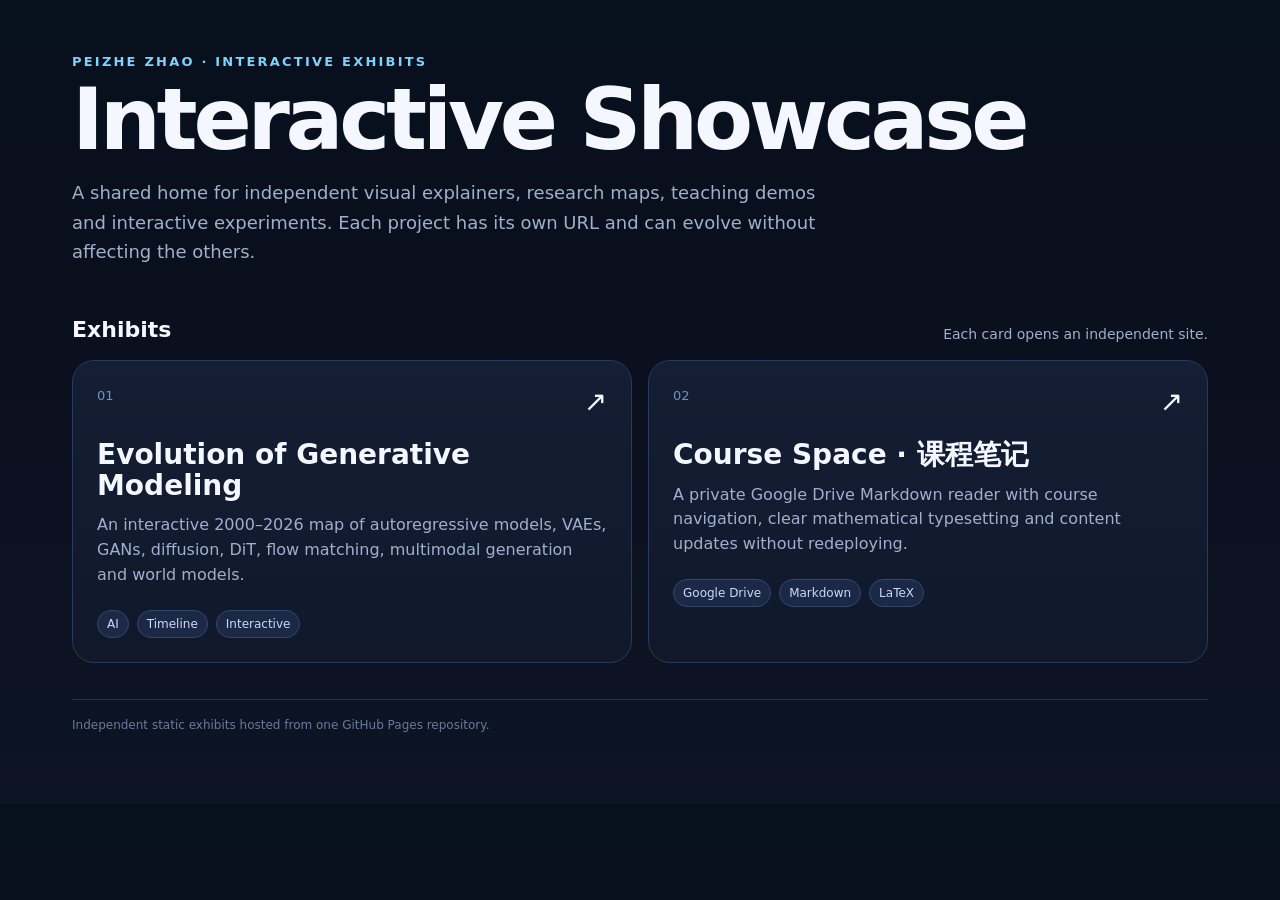
<file: index.html>
<!doctype html>
<html lang="en">
<head>
<meta charset="utf-8">
<meta name="viewport" content="width=device-width, initial-scale=1">
<title>Interactive Showcase</title>
<meta name="description" content="A collection of independent interactive visualizations, explainers, demos and research showcases.">
<style>
:root{--bg:#0a0f1d;--panel:#121a2d;--panel2:#18223a;--text:#f4f7ff;--muted:#9fb0cf;--line:#2a3a60;--accent:#7dd3fc}
*{box-sizing:border-box}body{margin:0;background:linear-gradient(180deg,#07101d,#0a0f1d 30%,#0d1424);color:var(--text);font-family:Inter,ui-sans-serif,system-ui,-apple-system,BlinkMacSystemFont,"Segoe UI",sans-serif}
.shell{max-width:1180px;margin:auto;padding:54px 22px 72px}.eyebrow{font-size:13px;letter-spacing:.17em;text-transform:uppercase;color:var(--accent);font-weight:800}
h1{font-size:clamp(46px,8vw,86px);line-height:.94;letter-spacing:-.05em;margin:10px 0 18px}.lead{max-width:760px;color:var(--muted);font-size:18px;line-height:1.65}
.bar{display:flex;justify-content:space-between;gap:18px;align-items:end;margin:50px 0 18px}.bar h2{margin:0;font-size:22px}.bar p{margin:0;color:var(--muted);font-size:14px}
.grid{display:grid;grid-template-columns:repeat(12,1fr);gap:16px}.card{grid-column:span 6;display:block;text-decoration:none;color:inherit;background:linear-gradient(180deg,#141e34,#10182a);border:1px solid #293a61;border-radius:22px;padding:24px;min-height:240px;transition:.18s transform,.18s border-color}
.card:hover{transform:translateY(-3px);border-color:#4c6b9f}.card .num{color:#7190bd;font-size:13px}.card h3{font-size:28px;line-height:1.1;margin:36px 0 12px}.card p{color:var(--muted);line-height:1.55;margin:0 0 22px}.tags{display:flex;gap:8px;flex-wrap:wrap}.tag{font-size:12px;background:#1b2946;border:1px solid #30476f;border-radius:999px;padding:6px 9px;color:#c9daf8}.arrow{float:right;font-size:28px}
.empty{grid-column:span 6;border:1px dashed #304264;border-radius:22px;padding:24px;color:#7086aa;display:flex;align-items:center;justify-content:center;min-height:240px;text-align:center}
footer{margin-top:36px;color:#667b9d;font-size:12px;border-top:1px solid #22314f;padding-top:18px}
@media(max-width:760px){.card,.empty{grid-column:1/-1}.shell{padding:34px 14px 52px}.bar{align-items:flex-start;flex-direction:column}}
</style>
</head>
<body>
<main class="shell">
<div class="eyebrow">Peizhe Zhao · Interactive Exhibits</div>
<h1>Interactive Showcase</h1>
<p class="lead">A shared home for independent visual explainers, research maps, teaching demos and interactive experiments. Each project has its own URL and can evolve without affecting the others.</p>
<div class="bar"><h2>Exhibits</h2><p>Each card opens an independent site.</p></div>
<section class="grid">
<a class="card" href="./showcases/generative-models-timeline/">
  <span class="num">01</span><span class="arrow">↗</span>
  <h3>Evolution of Generative Modeling</h3>
  <p>An interactive 2000–2026 map of autoregressive models, VAEs, GANs, diffusion, DiT, flow matching, multimodal generation and world models.</p>
  <div class="tags"><span class="tag">AI</span><span class="tag">Timeline</span><span class="tag">Interactive</span></div>
</a>
<a class="card" href="./showcases/course-notes-reader/">
  <span class="num">02</span><span class="arrow">↗</span>
  <h3>Course Space · 课程笔记</h3>
  <p>A private Google Drive Markdown reader with course navigation, clear mathematical typesetting and content updates without redeploying.</p>
  <div class="tags"><span class="tag">Google Drive</span><span class="tag">Markdown</span><span class="tag">LaTeX</span></div>
</a>
</section>
<footer>Independent static exhibits hosted from one GitHub Pages repository.</footer>
</main>
</body>
</html>
</file>
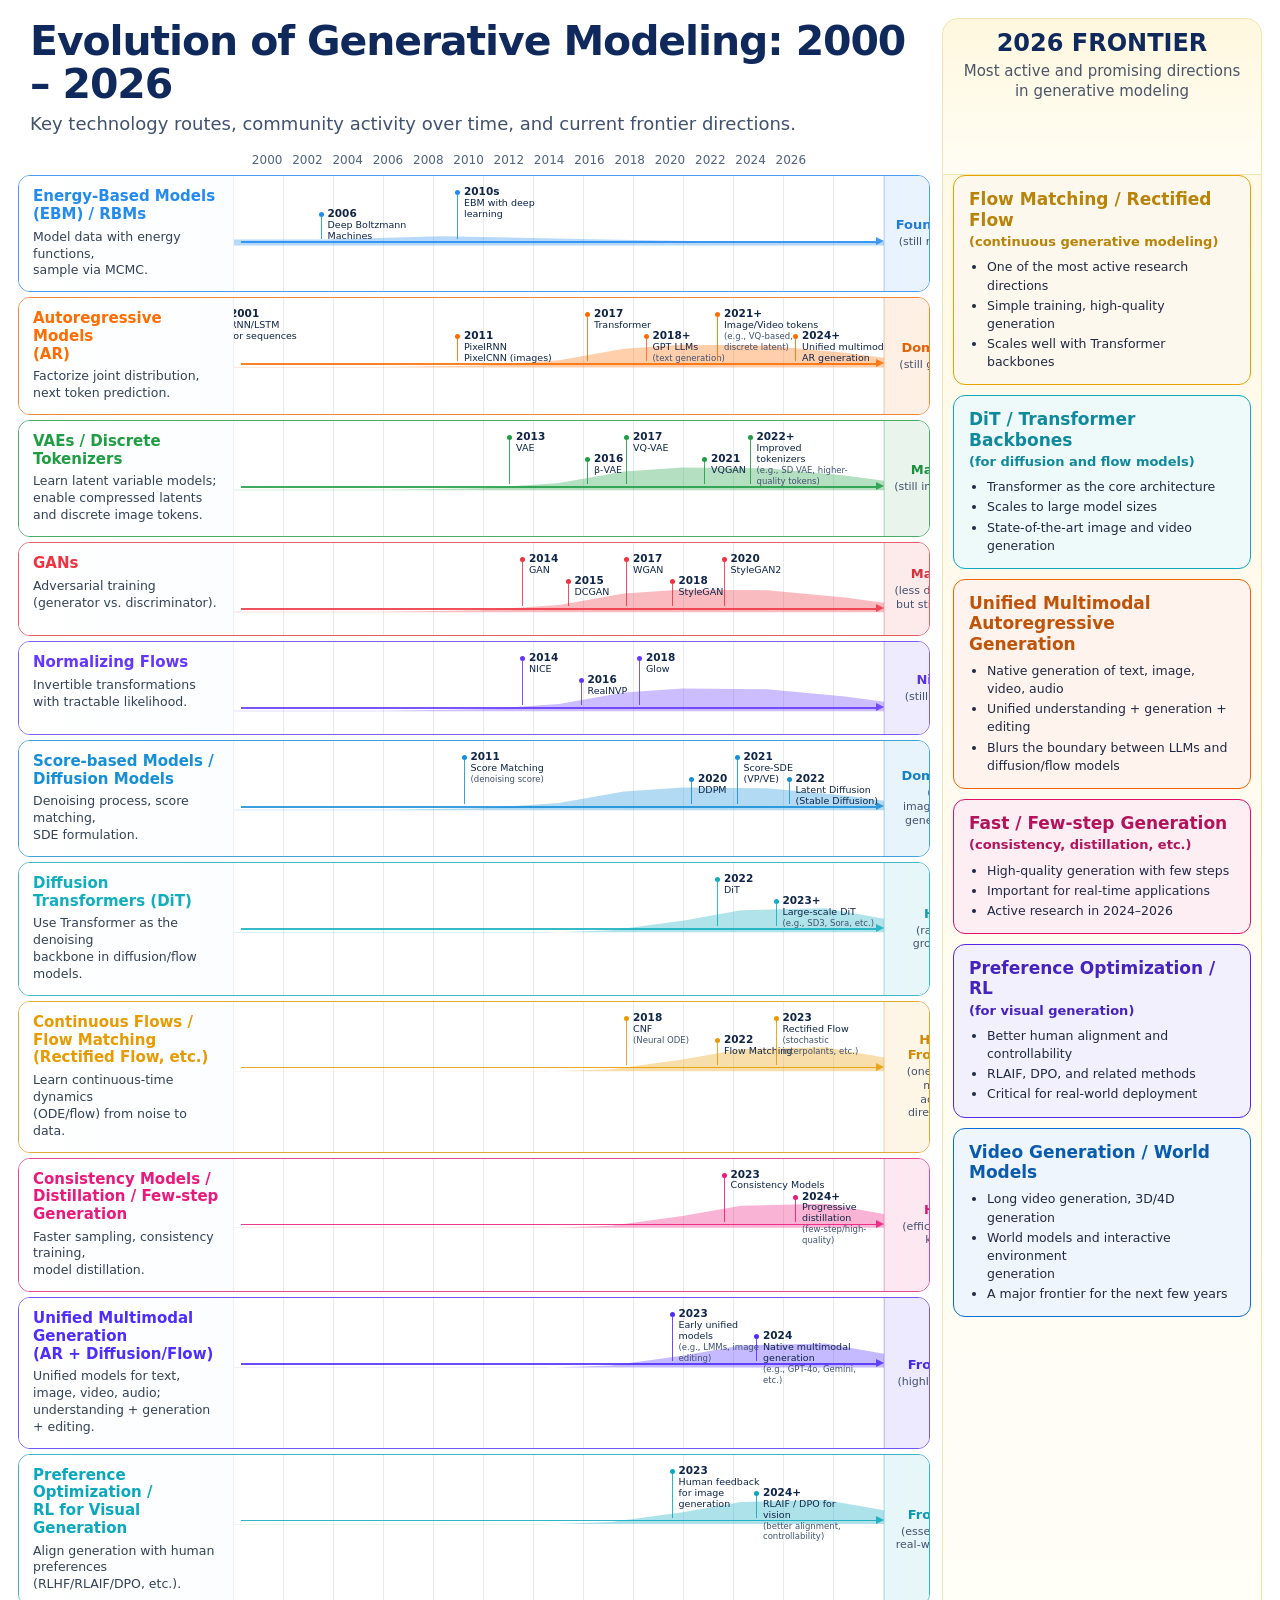
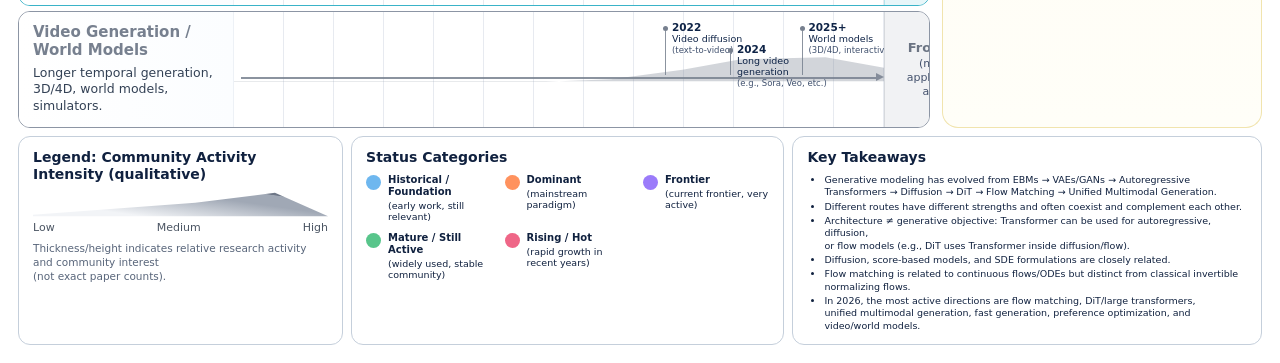
<file: showcases/generative-models-timeline/index.html>
<!doctype html>
<html lang="en">
<head>
<meta charset="utf-8">
<meta name="viewport" content="width=device-width, initial-scale=1">
<title>Evolution of Generative Modeling: 2000 – 2026</title>
<meta name="description" content="Key technology routes, community activity over time, and current frontier directions.">
<style>
:root{
 --ink:#0b2a5b; --grid:#d7e0ec; --bg:#f6f8fb;
 --blue:#4da7f3; --orange:#ff7a18; --green:#21a447; --red:#ef3340;
 --purple:#6a42ff; --sky:#1b88d4; --cyan:#12b7c6; --gold:#f0a000;
 --pink:#ec0f75; --violet:#5b2cff; --teal:#14a8bf; --gray:#7c8594;
 --font:Inter,ui-sans-serif,system-ui,-apple-system,BlinkMacSystemFont,"Segoe UI",Roboto,Helvetica,Arial,sans-serif;
}
*{box-sizing:border-box}
html{background:var(--bg)}
body{
 margin:0;background:var(--bg);color:#10213f;font-family:var(--font);
 -webkit-font-smoothing:antialiased;text-rendering:optimizeLegibility;
}
.page{
 width:min(100%,1600px);margin:0 auto;background:#fff;padding:18px;
 box-shadow:0 1px 0 rgba(15,23,42,.05);
}
.top,.body{display:grid;grid-template-columns:minmax(0,1fr) 340px;gap:12px}
.main-title{padding:2px 12px 8px}
h1{
 font-size:clamp(34px,3.2vw,52px);line-height:1.04;margin:0;color:#10295c;
 letter-spacing:-1.1px;font-weight:800;
}
.subtitle{font-size:18px;line-height:1.45;margin:6px 0 16px;color:#41516e}
.timeline-head{
 display:grid;grid-template-columns:230px repeat(14,1fr) 112px;
 align-items:end;font-size:12px;color:#52627d;padding:0 2px;
}
.timeline-head .year{text-align:center;white-space:nowrap}
.frontier-head{
 background:linear-gradient(180deg,#fff8df,#fffdf4);border:1px solid #f1e4ae;
 border-radius:16px 16px 0 0;padding:12px 16px 14px;text-align:center
}
.frontier-head h2{font-size:24px;line-height:1.05;margin:0;font-weight:800;color:#10295c}
.frontier-head p{font-size:15px;line-height:1.35;margin:5px 0 0;color:#4b5568}
.rows{display:flex;flex-direction:column;gap:5px;min-width:0}
.row{
 min-height:94px;border:1px solid color-mix(in srgb,var(--c) 75%,#cbd5e1);
 border-radius:12px;display:grid;grid-template-columns:230px minmax(660px,1fr) 112px;
 overflow:hidden;background:#fff;
}
.row.tall{min-height:102px}
.label{
 padding:12px 14px;font-size:12.5px;line-height:1.35;color:#334155;
 border-right:1px solid #edf1f6;background:linear-gradient(90deg,#fff,#fbfdff)
}
.label b{
 display:block;font-size:15px;color:var(--c);line-height:1.18;margin-bottom:5px;font-weight:800
}
.track{
 position:relative;min-width:0;height:100%;overflow:hidden;
 background:repeating-linear-gradient(90deg,transparent 0,transparent calc(7.6923% - 1px),rgba(122,139,171,.18) calc(7.6923% - 1px),rgba(122,139,171,.18) 7.6923%);
}
.wave{
 position:absolute;left:0;right:0;top:44px;height:40px;opacity:.33;background:var(--c);
 clip-path:polygon(0 52%,22% 52%,35% 42%,47% 20%,59% 6%,71% 16%,82% 42%,100% 52%,100% 63%,83% 62%,69% 55%,53% 55%,39% 60%,20% 64%,0 64%)
}
.flat .wave{clip-path:polygon(0 48%,14% 48%,32% 40%,57% 48%,77% 54%,100% 54%,100% 63%,0 63%)}
.rising .wave{clip-path:polygon(0 62%,23% 62%,38% 58%,50% 45%,60% 16%,69% 6%,82% 8%,94% 26%,100% 39%,100% 63%,0 63%)}
.late .wave{clip-path:polygon(0 64%,48% 64%,58% 58%,69% 34%,78% 8%,91% 3%,100% 29%,100% 63%,0 63%)}
.arrowline{position:absolute;left:1%;right:7px;top:65px;height:1.5px;background:var(--c);opacity:.85}
.arrowline:after{content:"";position:absolute;right:-7px;top:-4px;border-left:8px solid var(--c);border-top:4px solid transparent;border-bottom:4px solid transparent}
.m{
 position:absolute;top:9px;transform:translateX(-50%);font-family:var(--font);
 font-size:9.5px;line-height:1.15;color:#0f2447;width:104px;max-width:104px;
 white-space:normal;padding-left:9px;overflow-wrap:anywhere;
}
.track .m:nth-child(even){top:31px}
.m:before{content:"";position:absolute;left:0;top:5px;width:5px;height:5px;border-radius:50%;background:var(--c)}
.m:after{content:"";position:absolute;left:2px;top:10px;width:1px;height:44px;background:var(--c);opacity:.85}
.track .m:nth-child(even):after{height:22px}
.m b{font-size:10.5px;font-weight:800}.m small{font-size:8.5px;color:#40516e}
.status{
 display:flex;align-items:center;justify-content:center;text-align:center;
 background:color-mix(in srgb,var(--c) 10%,white);
 border-left:1px solid color-mix(in srgb,var(--c) 30%,white);
 padding:9px 7px;font-size:11px;line-height:1.25;color:#43516c
}
.status b{font-size:13px;line-height:1.15;display:block;color:color-mix(in srgb,var(--c) 88%,#111827);margin-bottom:2px}
.frontier{
 background:linear-gradient(#fff9e8,#fffef8);padding:0 10px 10px;
 border:1px solid #f1e4ae;border-top:0;border-radius:0 0 16px 16px;min-width:0
}
.fcard{
 border:1.5px solid var(--cc);background:color-mix(in srgb,var(--cc) 7%,white);
 border-radius:12px;margin:0 0 10px;padding:13px 15px;color:#202942;overflow:hidden
}
.fcard:last-child{margin-bottom:0}
.fcard h3{margin:0 0 8px;font-size:17px;line-height:1.2;color:color-mix(in srgb,var(--cc) 78%,#111827);overflow-wrap:anywhere}
.fcard h3 span{font-size:13px;font-weight:700}
.fcard ul{margin:0;padding-left:18px;font-size:12.5px;line-height:1.45}
.fcard li+li{margin-top:2px}
.bottom{
 display:grid;grid-template-columns:minmax(280px,.9fr) minmax(420px,1.2fr) minmax(430px,1.3fr);
 gap:8px;margin-top:8px
}
.bottom>section{border:1px solid #c5cfdb;border-radius:12px;padding:12px 14px;min-width:0;background:#fff}
.bottom h3{margin:0 0 8px;font-size:14px;line-height:1.2}
.legend-shape{height:30px;background:linear-gradient(8deg,#f2f4f7 0 28%,#a0a8b5 68% 83%,#6e7787 84%);clip-path:polygon(0 80%,55% 40%,82% 7%,100% 85%,0 85%)}
.legend-words{display:flex;justify-content:space-between;font-size:11px;color:#4b5563}
.footnote{font-size:10.5px;line-height:1.35;margin-top:7px;color:#58657a}
.status-grid{display:grid;grid-template-columns:repeat(3,minmax(0,1fr));gap:10px 12px;font-family:var(--font);font-size:9.5px}
.status-item{display:grid;grid-template-columns:15px minmax(0,1fr);gap:7px;align-items:start;min-width:0}
.ball{width:15px;height:15px;border-radius:50%;background:var(--cc);margin-top:1px}
.status-item b{display:block;font-size:10px;line-height:1.2;margin-bottom:2px}
.takeaways ul{font-family:var(--font);font-size:9.5px;line-height:1.3;margin:0;padding-left:17px}
.takeaways li+li{margin-top:2px}

@media(max-width:1280px){
 .page{width:1280px}
 body{overflow-x:auto}
 .top,.body{grid-template-columns:minmax(0,1fr) 320px}
 .row{grid-template-columns:215px minmax(650px,1fr) 105px}
 .timeline-head{grid-template-columns:215px repeat(14,1fr) 105px}
}
@media(max-width:760px){
 .page{width:1180px;padding:12px}
 h1{font-size:38px}
 .top,.body{grid-template-columns:minmax(0,1fr) 300px;gap:8px}
 .row{grid-template-columns:205px minmax(620px,1fr) 98px}
 .timeline-head{grid-template-columns:205px repeat(14,1fr) 98px}
 .bottom{grid-template-columns:1fr 1.2fr 1.25fr}
}
</style>
</head>
<body>
<div class="page">
  <div class="top">
    <div class="main-title">
      <h1>Evolution of Generative Modeling: 2000 – 2026</h1>
      <div class="subtitle">Key technology routes, community activity over time, and current frontier directions.</div>
      <div class="timeline-head"><div></div>
        <div class="year">2000</div><div class="year">2002</div><div class="year">2004</div><div class="year">2006</div><div class="year">2008</div><div class="year">2010</div><div class="year">2012</div><div class="year">2014</div><div class="year">2016</div><div class="year">2018</div><div class="year">2020</div><div class="year">2022</div><div class="year">2024</div><div class="year">2026</div><div></div>
      </div>
    </div>
    <div class="frontier-head"><h2>2026 FRONTIER</h2><p>Most active and promising directions<br>in generative modeling</p></div>
  </div>

  <div class="body">
    <div class="rows">

      <div class="row flat" style="--c:#238af0">
        <div class="label"><b>Energy-Based Models<br>(EBM) / RBMs</b>Model data with energy functions,<br>sample via MCMC.</div>
        <div class="track"><div class="wave"></div><div class="arrowline"></div>
          <div class="m" style="left:2%"><b>2000</b><br>RBM</div>
          <div class="m" style="left:21%"><b>2006</b><br>Deep Boltzmann Machines</div>
          <div class="m" style="left:42%"><b>2010s</b><br>EBM with deep learning</div>
        </div>
        <div class="status"><div><b>Foundation</b>(still relevant)</div></div>
      </div>

      <div class="row tall rising" style="--c:#ff6c00">
        <div class="label"><b>Autoregressive Models<br>(AR)</b>Factorize joint distribution,<br>next token prediction.</div>
        <div class="track"><div class="wave"></div><div class="arrowline"></div>
          <div class="m" style="left:6%"><b>2001</b><br>RNN/LSTM<br>for sequences</div>
          <div class="m" style="left:42%"><b>2011</b><br>PixelRNN<br>PixelCNN (images)</div>
          <div class="m" style="left:62%"><b>2017</b><br>Transformer</div>
          <div class="m" style="left:71%"><b>2018+</b><br>GPT LLMs<br><small>(text generation)</small></div>
          <div class="m" style="left:82%"><b>2021+</b><br>Image/Video tokens<br><small>(e.g., VQ-based, discrete latent)</small></div>
          <div class="m" style="left:94%"><b>2024+</b><br>Unified multimodal<br>AR generation</div>
        </div>
        <div class="status"><div><b>Dominant</b>(still growing)</div></div>
      </div>

      <div class="row rising" style="--c:#1f9d43">
        <div class="label"><b>VAEs / Discrete Tokenizers</b>Learn latent variable models;<br>enable compressed latents<br>and discrete image tokens.</div>
        <div class="track"><div class="wave"></div><div class="arrowline"></div>
          <div class="m" style="left:50%"><b>2013</b><br>VAE</div>
          <div class="m" style="left:62%"><b>2016</b><br>β-VAE</div>
          <div class="m" style="left:68%"><b>2017</b><br>VQ-VAE</div>
          <div class="m" style="left:80%"><b>2021</b><br>VQGAN</div>
          <div class="m" style="left:87%"><b>2022+</b><br>Improved tokenizers<br><small>(e.g., SD VAE, higher-quality tokens)</small></div>
        </div>
        <div class="status"><div><b>Mature</b>(still important)</div></div>
      </div>

      <div class="row rising" style="--c:#ef3340">
        <div class="label"><b>GANs</b>Adversarial training<br>(generator vs. discriminator).</div>
        <div class="track"><div class="wave"></div><div class="arrowline"></div>
          <div class="m" style="left:52%"><b>2014</b><br>GAN</div>
          <div class="m" style="left:59%"><b>2015</b><br>DCGAN</div>
          <div class="m" style="left:68%"><b>2017</b><br>WGAN</div>
          <div class="m" style="left:75%"><b>2018</b><br>StyleGAN</div>
          <div class="m" style="left:83%"><b>2020</b><br>StyleGAN2</div>
        </div>
        <div class="status"><div><b>Mature</b>(less dominant,<br>but still useful)</div></div>
      </div>

      <div class="row rising" style="--c:#6337ff">
        <div class="label"><b>Normalizing Flows</b>Invertible transformations<br>with tractable likelihood.</div>
        <div class="track"><div class="wave"></div><div class="arrowline"></div>
          <div class="m" style="left:52%"><b>2014</b><br>NICE</div>
          <div class="m" style="left:61%"><b>2016</b><br>RealNVP</div>
          <div class="m" style="left:70%"><b>2018</b><br>Glow</div>
        </div>
        <div class="status"><div><b>Niche</b>(still active)</div></div>
      </div>

      <div class="row rising" style="--c:#178fd7">
        <div class="label"><b>Score-based Models /<br>Diffusion Models</b>Denoising process, score matching,<br>SDE formulation.</div>
        <div class="track"><div class="wave"></div><div class="arrowline"></div>
          <div class="m" style="left:43%"><b>2011</b><br>Score Matching<br><small>(denoising score)</small></div>
          <div class="m" style="left:78%"><b>2020</b><br>DDPM</div>
          <div class="m" style="left:85%"><b>2021</b><br>Score-SDE<br>(VP/VE)</div>
          <div class="m" style="left:93%"><b>2022</b><br>Latent Diffusion<br>(Stable Diffusion)</div>
        </div>
        <div class="status"><div><b>Dominant</b>(for image/video<br>generation)</div></div>
      </div>

      <div class="row late" style="--c:#12aebe">
        <div class="label"><b>Diffusion Transformers (DiT)</b>Use Transformer as the denoising<br>backbone in diffusion/flow models.</div>
        <div class="track"><div class="wave"></div><div class="arrowline"></div>
          <div class="m" style="left:82%"><b>2022</b><br>DiT</div>
          <div class="m" style="left:91%"><b>2023+</b><br>Large-scale DiT<br><small>(e.g., SD3, Sora, etc.)</small></div>
        </div>
        <div class="status"><div><b>Hot</b>(rapidly growing)</div></div>
      </div>

      <div class="row late" style="--c:#e89b00">
        <div class="label"><b>Continuous Flows / Flow Matching<br>(Rectified Flow, etc.)</b>Learn continuous-time dynamics<br>(ODE/flow) from noise to data.</div>
        <div class="track"><div class="wave"></div><div class="arrowline"></div>
          <div class="m" style="left:68%"><b>2018</b><br>CNF<br><small>(Neural ODE)</small></div>
          <div class="m" style="left:82%"><b>2022</b><br>Flow Matching</div>
          <div class="m" style="left:91%"><b>2023</b><br>Rectified Flow<br><small>(stochastic interpolants, etc.)</small></div>
        </div>
        <div class="status"><div><b>Hot / Frontier</b>(one of the most<br>active directions)</div></div>
      </div>

      <div class="row late" style="--c:#eb197c">
        <div class="label"><b>Consistency Models /<br>Distillation / Few-step Generation</b>Faster sampling, consistency training,<br>model distillation.</div>
        <div class="track"><div class="wave"></div><div class="arrowline"></div>
          <div class="m" style="left:83%"><b>2023</b><br>Consistency Models</div>
          <div class="m" style="left:94%"><b>2024+</b><br>Progressive distillation<br><small>(few-step/high-quality)</small></div>
        </div>
        <div class="status"><div><b>Hot</b>(efficiency is key)</div></div>
      </div>

      <div class="row late" style="--c:#4f2dff">
        <div class="label"><b>Unified Multimodal Generation<br>(AR + Diffusion/Flow)</b>Unified models for text, image, video, audio;<br>understanding + generation + editing.</div>
        <div class="track"><div class="wave"></div><div class="arrowline"></div>
          <div class="m" style="left:75%"><b>2023</b><br>Early unified models<br><small>(e.g., LMMs, image editing)</small></div>
          <div class="m" style="left:88%"><b>2024</b><br>Native multimodal generation<br><small>(e.g., GPT-4o, Gemini, etc.)</small></div>
        </div>
        <div class="status"><div><b>Frontier</b>(highly active)</div></div>
      </div>

      <div class="row late" style="--c:#0aa8bf">
        <div class="label"><b>Preference Optimization /<br>RL for Visual Generation</b>Align generation with human preferences<br>(RLHF/RLAIF/DPO, etc.).</div>
        <div class="track"><div class="wave"></div><div class="arrowline"></div>
          <div class="m" style="left:75%"><b>2023</b><br>Human feedback<br>for image generation</div>
          <div class="m" style="left:88%"><b>2024+</b><br>RLAIF / DPO for vision<br><small>(better alignment, controllability)</small></div>
        </div>
        <div class="status"><div><b>Frontier</b>(essential for<br>real-world use)</div></div>
      </div>

      <div class="row late" style="--c:#77808f">
        <div class="label"><b>Video Generation / World Models</b>Longer temporal generation,<br>3D/4D, world models, simulators.</div>
        <div class="track"><div class="wave"></div><div class="arrowline"></div>
          <div class="m" style="left:74%"><b>2022</b><br>Video diffusion<br><small>(text-to-video)</small></div>
          <div class="m" style="left:84%"><b>2024</b><br>Long video generation<br><small>(e.g., Sora, Veo, etc.)</small></div>
          <div class="m" style="left:95%"><b>2025+</b><br>World models<br><small>(3D/4D, interactive)</small></div>
        </div>
        <div class="status"><div><b>Frontier</b>(major application<br>area)</div></div>
      </div>

    </div>

    <aside class="frontier">
      <div class="fcard" style="--cc:#e7a100">
        <h3>Flow Matching / Rectified Flow<br><span>(continuous generative modeling)</span></h3>
        <ul><li>One of the most active research directions</li><li>Simple training, high-quality generation</li><li>Scales well with Transformer backbones</li></ul>
      </div>
      <div class="fcard" style="--cc:#10a9bd">
        <h3>DiT / Transformer Backbones<br><span>(for diffusion and flow models)</span></h3>
        <ul><li>Transformer as the core architecture</li><li>Scales to large model sizes</li><li>State-of-the-art image and video generation</li></ul>
      </div>
      <div class="fcard" style="--cc:#f06400">
        <h3>Unified Multimodal Autoregressive<br>Generation</h3>
        <ul><li>Native generation of text, image, video, audio</li><li>Unified understanding + generation + editing</li><li>Blurs the boundary between LLMs and<br>diffusion/flow models</li></ul>
      </div>
      <div class="fcard" style="--cc:#e11168">
        <h3>Fast / Few-step Generation<br><span>(consistency, distillation, etc.)</span></h3>
        <ul><li>High-quality generation with few steps</li><li>Important for real-time applications</li><li>Active research in 2024–2026</li></ul>
      </div>
      <div class="fcard" style="--cc:#5426e9">
        <h3>Preference Optimization / RL<br><span>(for visual generation)</span></h3>
        <ul><li>Better human alignment and controllability</li><li>RLAIF, DPO, and related methods</li><li>Critical for real-world deployment</li></ul>
      </div>
      <div class="fcard" style="--cc:#076ed3">
        <h3>Video Generation / World Models</h3>
        <ul><li>Long video generation, 3D/4D generation</li><li>World models and interactive environment<br>generation</li><li>A major frontier for the next few years</li></ul>
      </div>
    </aside>
  </div>

  <div class="bottom">
    <section>
      <h3>Legend: Community Activity Intensity (qualitative)</h3>
      <div class="legend-shape"></div>
      <div class="legend-words"><span>Low</span><span>Medium</span><span>High</span></div>
      <div class="footnote">Thickness/height indicates relative research activity and community interest<br>(not exact paper counts).</div>
    </section>
    <section>
      <h3>Status Categories</h3>
      <div class="status-grid">
        <div class="status-item" style="--cc:#6eb7ef"><span class="ball"></span><div><b>Historical / Foundation</b>(early work, still relevant)</div></div>
        <div class="status-item" style="--cc:#ff925e"><span class="ball"></span><div><b>Dominant</b>(mainstream paradigm)</div></div>
        <div class="status-item" style="--cc:#9b7bfa"><span class="ball"></span><div><b>Frontier</b>(current frontier, very active)</div></div>
        <div class="status-item" style="--cc:#58c58b"><span class="ball"></span><div><b>Mature / Still Active</b>(widely used, stable community)</div></div>
        <div class="status-item" style="--cc:#ef6687"><span class="ball"></span><div><b>Rising / Hot</b>(rapid growth in recent years)</div></div>
      </div>
    </section>
    <section class="takeaways">
      <h3>Key Takeaways</h3>
      <ul>
        <li>Generative modeling has evolved from EBMs → VAEs/GANs → Autoregressive<br>Transformers → Diffusion → DiT → Flow Matching → Unified Multimodal Generation.</li>
        <li>Different routes have different strengths and often coexist and complement each other.</li>
        <li>Architecture ≠ generative objective: Transformer can be used for autoregressive, diffusion,<br>or flow models (e.g., DiT uses Transformer inside diffusion/flow).</li>
        <li>Diffusion, score-based models, and SDE formulations are closely related.</li>
        <li>Flow matching is related to continuous flows/ODEs but distinct from classical invertible normalizing flows.</li>
        <li>In 2026, the most active directions are flow matching, DiT/large transformers,<br>unified multimodal generation, fast generation, preference optimization, and video/world models.</li>
      </ul>
    </section>
  </div>
</div>
</body>
</html>
</file>
